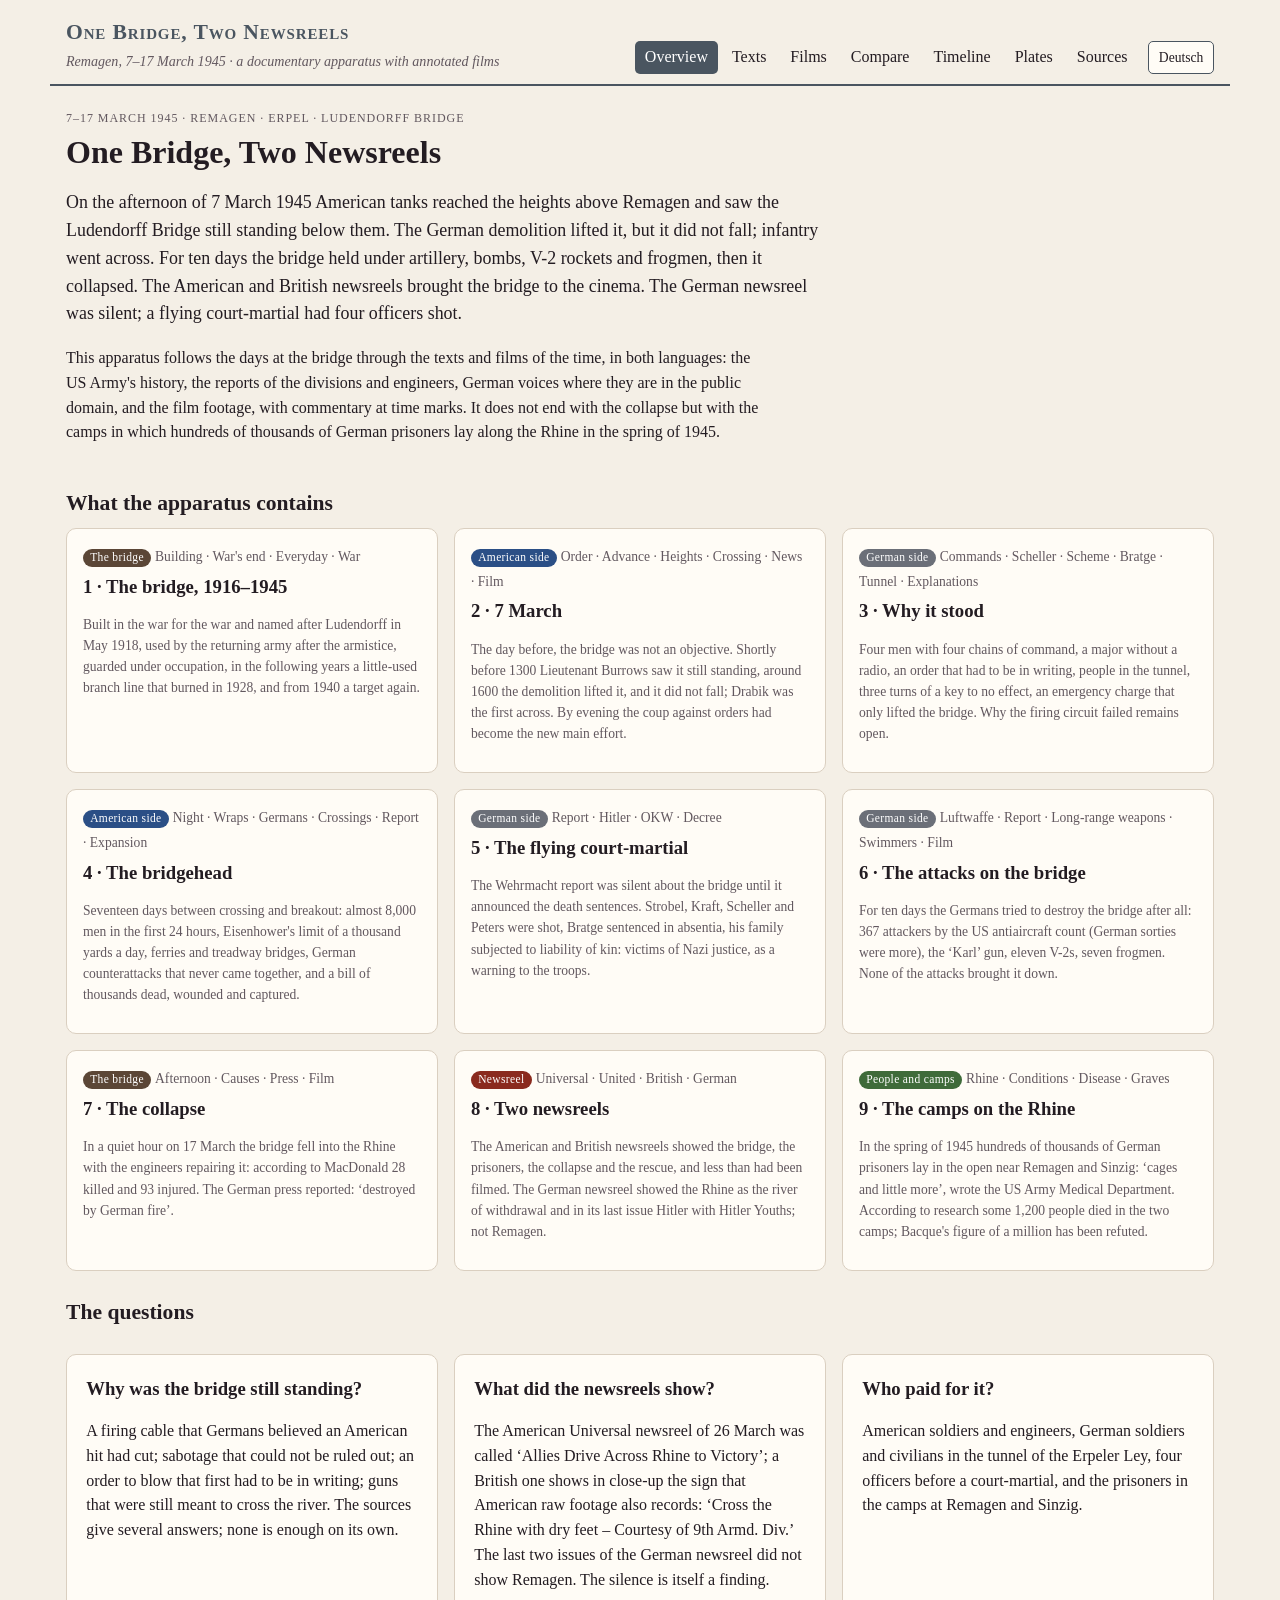
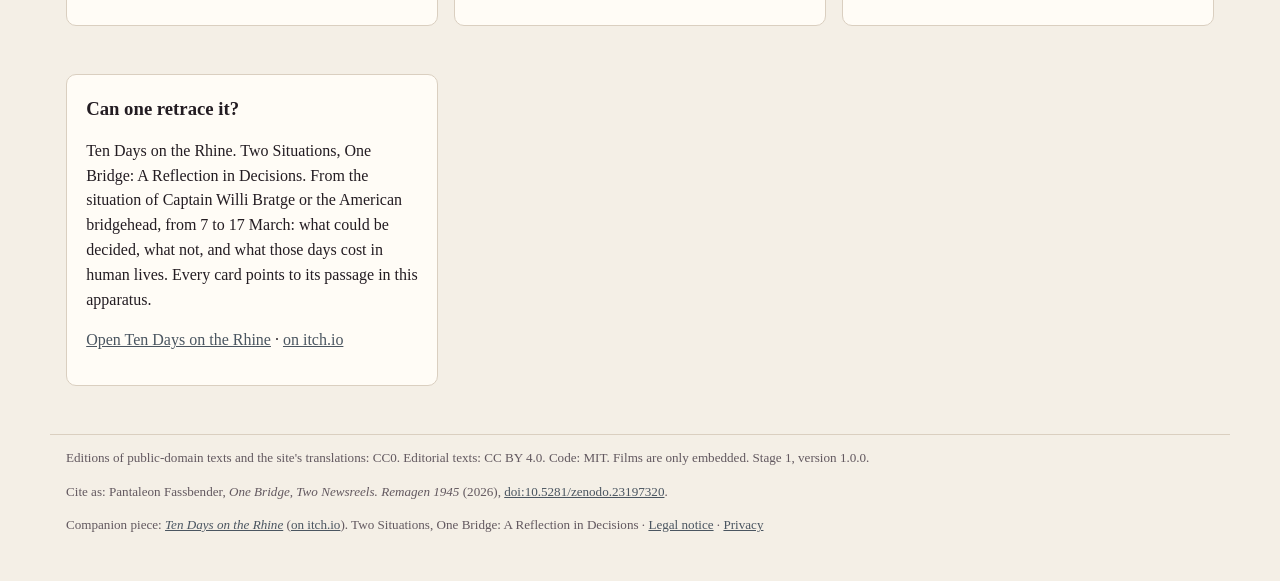
<file: index.html>
<!doctype html>
<html lang="de">
<head>
<meta charset="utf-8">
<meta name="viewport" content="width=device-width, initial-scale=1">
<title>Eine Brücke, zwei Wochenschauen</title>
<meta name="description" content="Die Brücke von Remagen, 7.–17. März 1945, in Texten und Filmen ihrer Zeit, deutsch und englisch: Darstellungen und Berichte der US Army, deutsche Stimmen, kommentierte Wochenschauen und Rohaufnahmen. — The bridge at Remagen, 7–17 March 1945, in texts and films of the time, German and English.">
<meta property="og:type" content="website">
<meta property="og:url" content="https://one-bridge-two-newsreels.netlify.app/">
<meta property="og:title" content="Eine Brücke, zwei Wochenschauen – One Bridge, Two Newsreels">
<meta property="og:description" content="Remagen 1945: eine Brücke, zwei Wochenschauen, und eine schweigt. One bridge, two newsreels, and one is silent.">
<link rel="stylesheet" href="style.css">
<link rel="icon" href="data:image/svg+xml,%3Csvg xmlns='http://www.w3.org/2000/svg' viewBox='0 0 32 32'%3E%3Cpath d='M2 22 Q9 8 16 8 Q23 8 30 22' fill='none' stroke='%234a5560' stroke-width='3'/%3E%3Cpath d='M2 22h28M8 22v6M24 22v6' stroke='%234a5560' stroke-width='2'/%3E%3C/svg%3E">
</head>
<body>
<header class="top">
  <a class="brand" href="#/">
    <strong><span class="i-de">Eine Brücke, zwei Wochenschauen</span><span class="i-en">One Bridge, Two Newsreels</span></strong>
    <em><span class="i-de">Remagen, 7.–17. März 1945 · ein Quellenapparat mit kommentierten Filmen</span><span class="i-en">Remagen, 7–17 March 1945 · a documentary apparatus with annotated films</span></em>
  </a>
  <nav>
    <a href="#/" data-k="">Übersicht</a>
    <a href="#/texts" data-k="texts">Texte</a>
    <a href="#/films" data-k="films">Filme</a>
    <a href="#/compare" id="navCompare" data-k="compare" hidden>Vergleich</a>
    <a href="#/timeline" data-k="timeline">Zeitleiste</a>
    <a href="#/plates" id="navPlates" data-k="plates" hidden>Tafeln</a>
    <a href="#/sources" data-k="sources">Quellen</a>
    <button id="uiBtn" class="uibtn" type="button">English</button>
  </nav>
</header>
<main id="view" aria-live="polite"></main>
<footer>
  <p class="i-de">Editionen gemeinfreier Texte und die Übersetzungen der Site: CC0. Redaktionelle Texte: CC BY 4.0. Code: MIT. Filme werden nur eingebettet. Stufe 1, Version 1.0.0.</p>
  <p class="i-en">Editions of public-domain texts and the site's translations: CC0. Editorial texts: CC BY 4.0. Code: MIT. Films are only embedded. Stage 1, version 1.0.0.</p>
  <p class="i-de">Zitieren als: Pantaleon Fassbender, <em>Eine Brücke, zwei Wochenschauen. Remagen 1945</em> (2026), <a href="https://doi.org/10.5281/zenodo.23197320">doi:10.5281/zenodo.23197320</a>.</p>
  <p class="i-en">Cite as: Pantaleon Fassbender, <em>One Bridge, Two Newsreels. Remagen 1945</em> (2026), <a href="https://doi.org/10.5281/zenodo.23197320">doi:10.5281/zenodo.23197320</a>.</p>
  <p class="i-de">Begleitend: <a href="https://ten-days-on-the-rhine.netlify.app/"><em>Zehn Tage am Rhein</em></a> (<a href="https://leofassb.itch.io/ten-days-on-the-rhine" target="_blank" rel="noopener">auf itch.io</a>). Zwei Lagen, eine Brücke: Eine Reflexion in Entscheidungen · <a href="legal.html#notice">Impressum</a> · <a href="legal.html#privacy">Datenschutz</a></p>
  <p class="i-en">Companion piece: <a href="https://ten-days-on-the-rhine.netlify.app/"><em>Ten Days on the Rhine</em></a> (<a href="https://leofassb.itch.io/ten-days-on-the-rhine" target="_blank" rel="noopener">on itch.io</a>). Two Situations, One Bridge: A Reflection in Decisions · <a href="legal.html#notice">Legal notice</a> · <a href="legal.html#privacy">Privacy</a></p>
</footer>
<script src="app.js"></script>
</body>
</html>
</file>
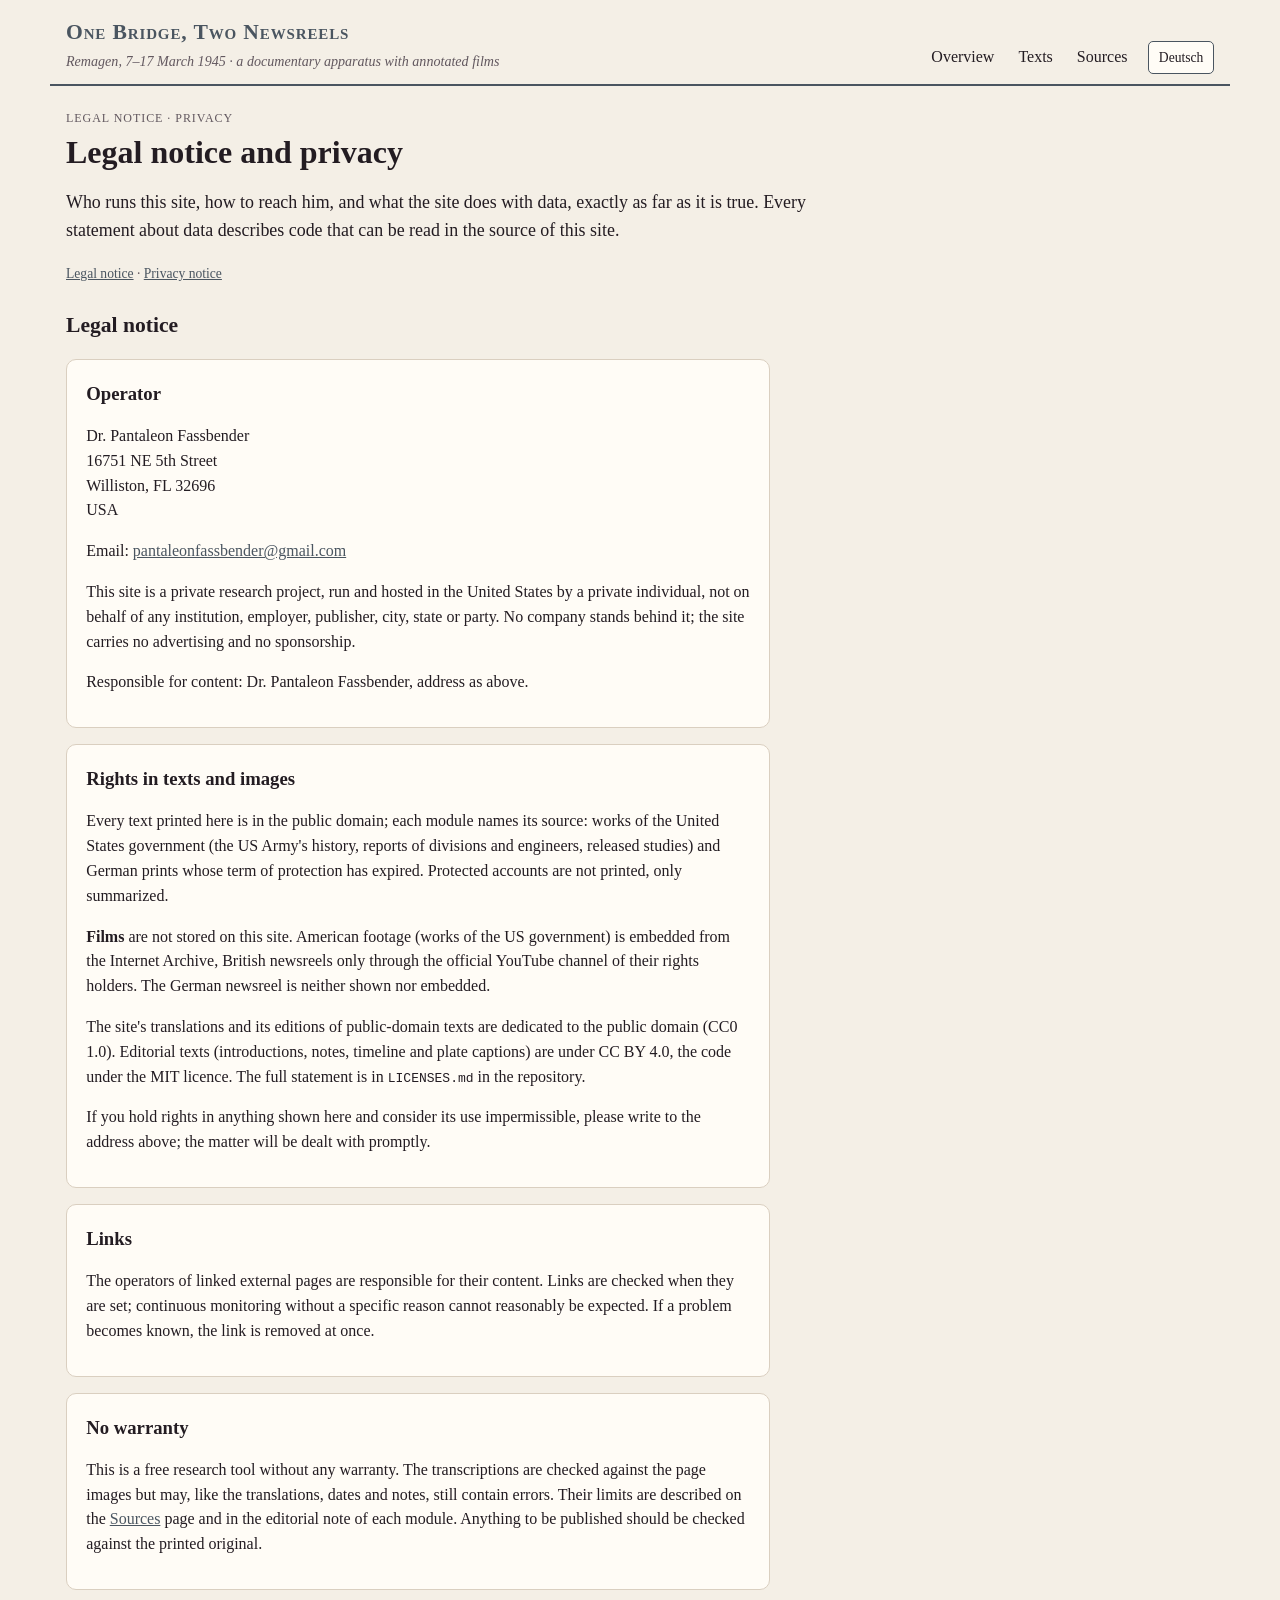
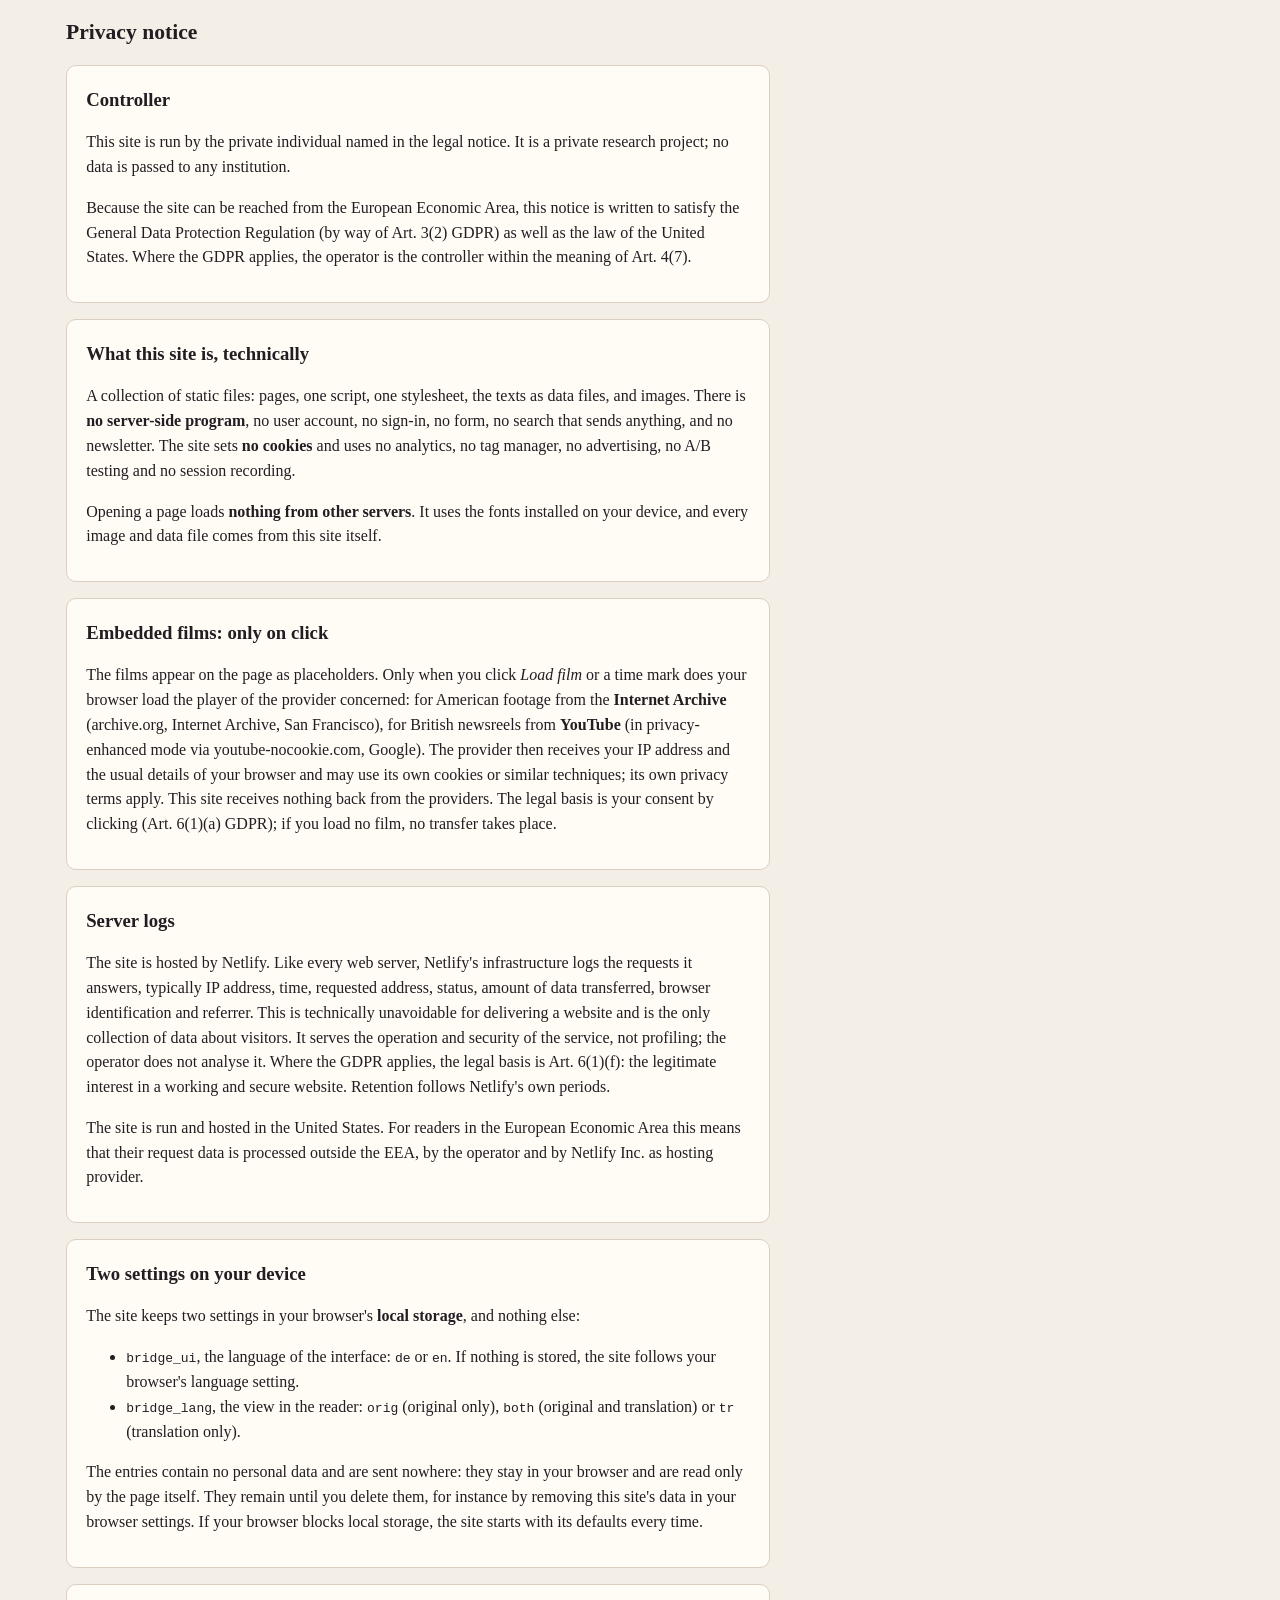
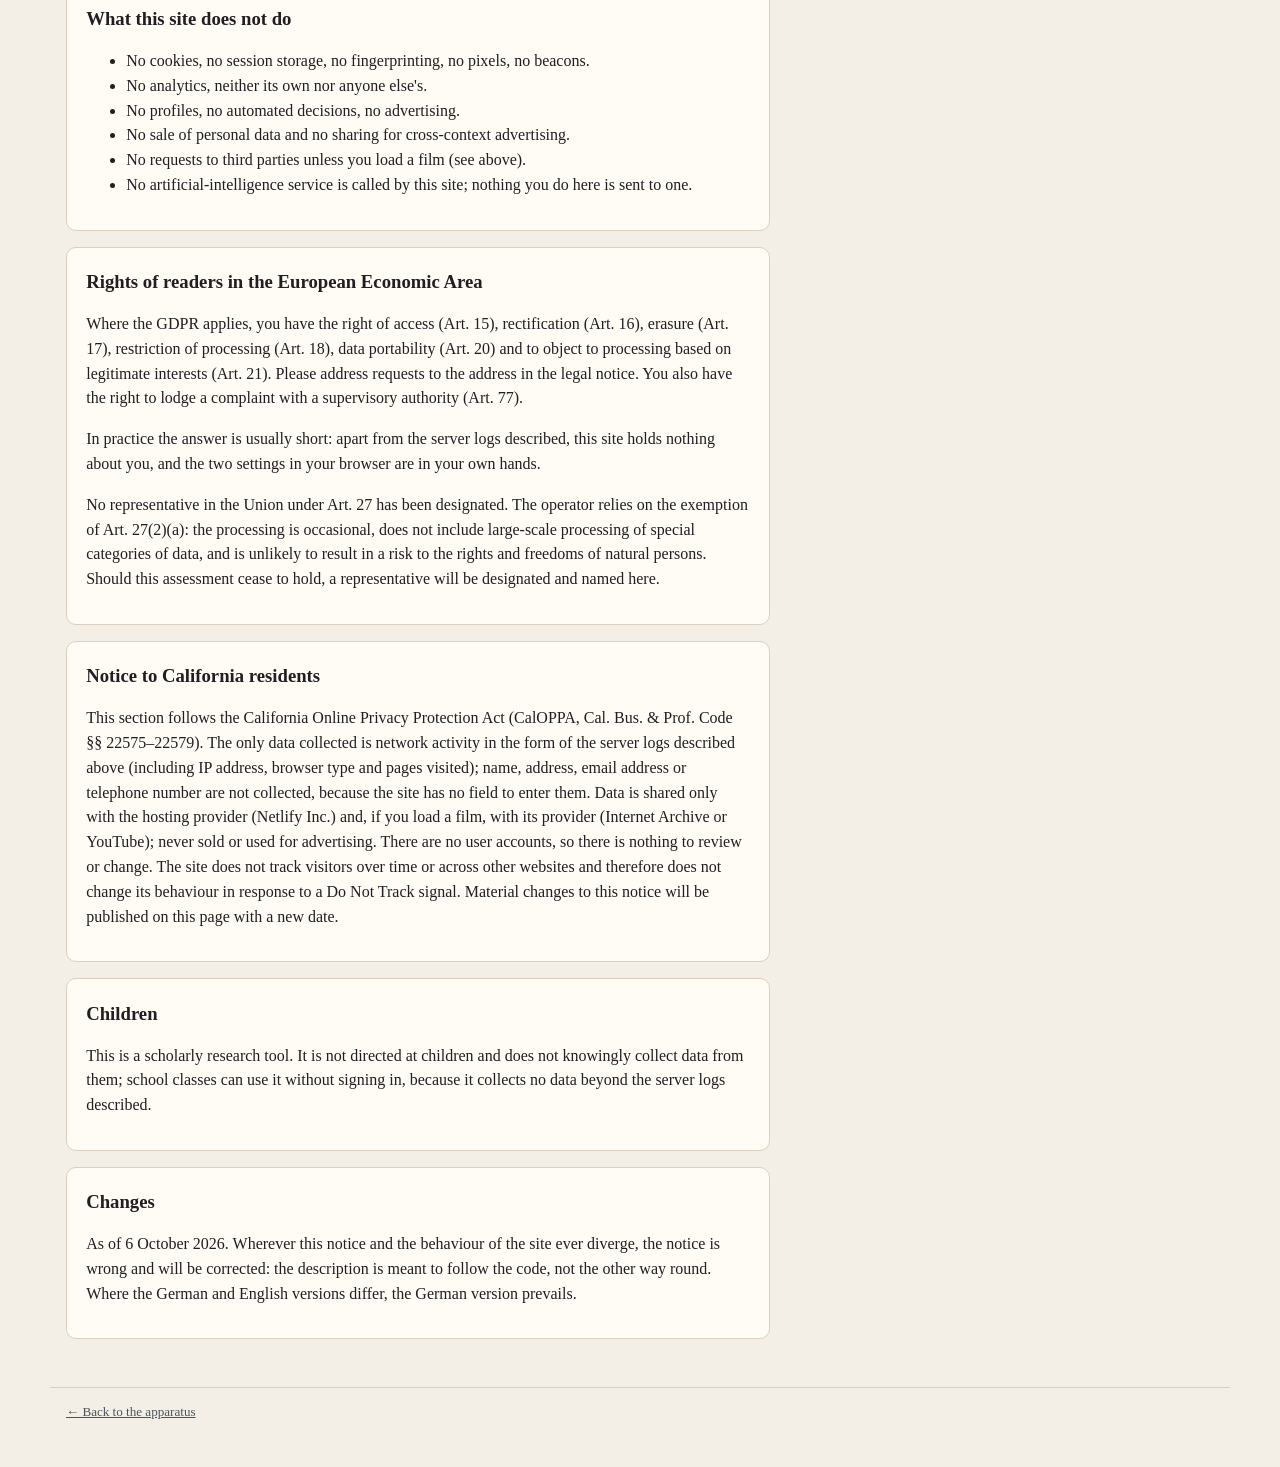
<file: legal.html>
<!doctype html>
<html lang="de">
<head>
<meta charset="utf-8">
<meta name="viewport" content="width=device-width, initial-scale=1">
<title>Impressum und Datenschutz · Legal notice and privacy · Eine Brücke, zwei Wochenschauen</title>
<meta name="description" content="Wer diese Site betreibt und was sie mit Daten tut. Who runs this site and what it does with data.">
<link rel="stylesheet" href="style.css">
<script>
  (function () {
    var ui = null;
    try { ui = localStorage.getItem("bridge_ui"); } catch (e) { /* storage blocked */ }
    if (ui !== "de" && ui !== "en") ui = /^de\b/i.test(navigator.language || "") ? "de" : "en";
    document.documentElement.lang = ui;
  })();
</script>
</head>
<body>
<header class="top">
  <a class="brand" href="index.html#/">
    <strong><span class="i-de">Eine Brücke, zwei Wochenschauen</span><span class="i-en">One Bridge, Two Newsreels</span></strong>
    <em><span class="i-de">Remagen, 7.–17. März 1945 · ein Quellenapparat mit kommentierten Filmen</span><span class="i-en">Remagen, 7–17 March 1945 · a documentary apparatus with annotated films</span></em>
  </a>
  <nav>
    <a href="index.html#/"><span class="i-de">Übersicht</span><span class="i-en">Overview</span></a>
    <a href="index.html#/texts"><span class="i-de">Texte</span><span class="i-en">Texts</span></a>
    <a href="index.html#/sources"><span class="i-de">Quellen</span><span class="i-en">Sources</span></a>
    <button id="uiBtn" class="uibtn" type="button"><span class="i-de" lang="en">English</span><span class="i-en" lang="de">Deutsch</span></button>
  </nav>
</header>
<main>

<!-- ======================================================= Deutsch -->
<div class="i-de">
  <span class="tag">Impressum · Datenschutz</span>
  <h1>Impressum und Datenschutz</h1>
  <p class="lede">Wer diese Site betreibt, wie man ihn erreicht und was die Site mit Daten tut, so genau, wie es tatsächlich zutrifft. Jede Aussage über Daten beschreibt Code, den man im Quelltext dieser Site nachlesen kann.</p>
  <p class="fine"><a href="#notice">Impressum</a> · <a href="#privacy">Datenschutzerklärung</a></p>

  <h2 id="notice">Impressum</h2>

  <div class="panel readable"><h3>Betreiber</h3>
    <p>Dr. Pantaleon Fassbender<br>16751 NE 5th Street<br>Williston, FL 32696<br>USA</p>
    <p>E-Mail: <a href="mailto:pantaleonfassbender@gmail.com">pantaleonfassbender@gmail.com</a></p>
    <p>Diese Site ist ein privates Forschungsprojekt, betrieben und gehostet in den Vereinigten Staaten von einer Privatperson, nicht im Auftrag einer Institution, eines Arbeitgebers, Verlags, einer Stadt, eines Landes oder einer Partei. Kein Unternehmen steht dahinter; die Site enthält weder Werbung noch Sponsoring.</p>
    <p>Inhaltlich verantwortlich: Dr. Pantaleon Fassbender, Anschrift wie oben.</p>
  </div>

  <div class="panel readable"><h3>Rechte an Texten und Bildern</h3>
    <p>Alle hier abgedruckten Texte sind gemeinfrei; jedes Modul nennt seine Quelle: Werke der Regierung der Vereinigten Staaten (die Darstellung der US Army, Berichte von Divisionen und Ingenieuren, freigegebene Studien) und deutsche Drucke, deren Schutzfrist abgelaufen ist. Geschützte Darstellungen werden nicht abgedruckt, sondern nur referiert.</p>
    <p><b>Filme</b> sind auf dieser Site nicht gespeichert. Amerikanische Aufnahmen (Werke der US-Regierung) werden aus dem Internet Archive eingebettet, britische Wochenschauen nur über den offiziellen YouTube-Kanal ihrer Rechteinhaber. Die Deutsche Wochenschau wird weder gezeigt noch eingebettet.</p>
    <p>Die Übersetzungen der Site und ihre Editionen der gemeinfreien Texte sind gemeinfrei gestellt (CC0 1.0). Redaktionelle Texte (Einführungen, Anmerkungen, Zeitleiste und Tafelbeschriftungen) stehen unter CC BY 4.0, der Code unter der MIT-Lizenz. Die vollständige Angabe steht in <code>LICENSES.md</code> im Repository.</p>
    <p>Wer Rechte an etwas hier Gezeigtem hält und dessen Verwendung für unzulässig hält, schreibe an die obige Adresse; das Anliegen wird umgehend bearbeitet.</p>
  </div>

  <div class="panel readable"><h3>Haftung für Links</h3>
    <p>Für die Inhalte verlinkter externer Seiten sind deren Betreiber verantwortlich. Links werden beim Setzen geprüft; eine fortlaufende Kontrolle ohne konkreten Anlass ist nicht zumutbar. Wird ein Problem bekannt, wird der Link umgehend entfernt.</p>
  </div>

  <div class="panel readable"><h3>Keine Gewähr</h3>
    <p>Dies ist ein kostenloses Forschungsinstrument ohne jede Gewähr. Die Transkriptionen sind am Seitenbild geprüft, können aber, wie die Übersetzungen, Daten und Anmerkungen, dennoch Fehler enthalten. Die Grenzen nennen die Seite <a href="index.html#/sources">Quellen</a> und die Editionsnotiz jedes Moduls. Was veröffentlicht werden soll, bitte am gedruckten Original prüfen.</p>
  </div>

  <h2 id="privacy">Datenschutzerklärung</h2>

  <div class="panel readable"><h3>Verantwortlicher</h3>
    <p>Diese Site wird von der im Impressum genannten Privatperson betrieben. Sie ist ein privates Forschungsprojekt; Daten werden an keine Institution weitergegeben.</p>
    <p>Weil die Site aus dem Europäischen Wirtschaftsraum erreichbar ist, ist diese Erklärung so gefasst, dass sie der Datenschutz-Grundverordnung (über Art. 3 Abs. 2 DSGVO) ebenso genügt wie dem Recht der Vereinigten Staaten. Soweit die DSGVO gilt, ist der Betreiber Verantwortlicher im Sinne von Art. 4 Nr. 7.</p>
  </div>

  <div class="panel readable"><h3>Was diese Site technisch ist</h3>
    <p>Eine Sammlung statischer Dateien: Seiten, ein Skript, ein Stylesheet, die Texte als Datendateien und Bilder. Es gibt <strong>kein serverseitiges Programm</strong>, kein Benutzerkonto, keine Anmeldung, kein Formular, keine Suche, die etwas versendet, und keinen Newsletter. Die Site setzt <strong>keine Cookies</strong> und nutzt keine Reichweitenmessung, keinen Tag-Manager, keine Werbung, keine A/B-Tests und keine Sitzungsaufzeichnung.</p>
    <p>Beim Aufruf einer Seite lädt sie <strong>nichts von fremden Servern</strong>. Es werden die auf Ihrem Gerät installierten Schriften verwendet, und jedes Bild und jede Datendatei kommt von dieser Site selbst.</p>
  </div>

  <div class="panel readable"><h3>Eingebettete Filme: erst auf Klick</h3>
    <p>Die Filme stehen als Platzhalter auf der Seite. Erst wenn Sie auf <i>Film laden</i> oder auf eine Zeitmarke klicken, lädt Ihr Browser den Player des jeweiligen Anbieters: bei amerikanischen Aufnahmen vom <b>Internet Archive</b> (archive.org, Internet Archive, San Francisco), bei britischen Wochenschauen von <b>YouTube</b> (im erweiterten Datenschutzmodus über youtube-nocookie.com, Google). Dabei erhält der Anbieter Ihre IP-Adresse und die üblichen Angaben Ihres Browsers und kann eigene Cookies oder ähnliche Techniken einsetzen; dafür gelten seine Datenschutzbestimmungen. Diese Site erhält von den Anbietern nichts zurück. Rechtsgrundlage ist Ihre Einwilligung durch den Klick (Art. 6 Abs. 1 lit. a DSGVO); laden Sie keinen Film, findet keine Übertragung statt.</p>
  </div>

  <div class="panel readable"><h3>Server-Protokolle</h3>
    <p>Die Site wird bei Netlify gehostet. Wie jeder Webserver protokolliert die Infrastruktur von Netlify die Anfragen, die sie beantwortet, typischerweise IP-Adresse, Zeitpunkt, angefragte Adresse, Status, übertragene Datenmenge sowie Browserkennung und Referrer. Das ist für die Auslieferung einer Website technisch unvermeidlich und die einzige Erhebung von Daten über Besucher. Sie dient dem Betrieb und der Sicherheit des Dienstes, nicht der Profilbildung; der Betreiber wertet sie nicht aus. Soweit die DSGVO gilt, ist die Rechtsgrundlage Art. 6 Abs. 1 lit. f: das berechtigte Interesse an einer funktionsfähigen und sicheren Website. Die Speicherdauer richtet sich nach Netlifys eigenen Fristen.</p>
    <p>Die Site wird in den Vereinigten Staaten betrieben und gehostet. Für Leser im Europäischen Wirtschaftsraum bedeutet das, dass ihre Anfragedaten außerhalb des EWR verarbeitet werden, durch den Betreiber und durch Netlify Inc. als Hosting-Anbieter.</p>
  </div>

  <div class="panel readable"><h3>Zwei Einstellungen auf Ihrem Gerät</h3>
    <p>Die Site merkt sich im <strong>lokalen Speicher</strong> Ihres Browsers zwei Einstellungen, sonst nichts:</p>
    <ul>
      <li><code>bridge_ui</code>, die Sprache der Oberfläche: <code>de</code> oder <code>en</code>. Ist nichts gespeichert, richtet sich die Site nach der Spracheinstellung Ihres Browsers.</li>
      <li><code>bridge_lang</code>, die Ansicht im Leser: <code>orig</code> (nur das Original), <code>both</code> (Original und Übersetzung) oder <code>tr</code> (nur die Übersetzung).</li>
    </ul>
    <p>Die Einträge enthalten keine personenbezogenen Daten und werden nirgendwohin gesendet: Sie bleiben in Ihrem Browser und werden nur von der Seite selbst gelesen. Sie bleiben bestehen, bis Sie sie löschen, etwa indem Sie in den Browsereinstellungen die Daten dieser Site entfernen. Blockiert Ihr Browser den lokalen Speicher, beginnt die Site jedes Mal mit den Voreinstellungen.</p>
  </div>

  <div class="panel readable"><h3>Was diese Site nicht tut</h3>
    <ul>
      <li>Keine Cookies, kein Session Storage, kein Fingerprinting, keine Pixel, keine Beacons.</li>
      <li>Keine Reichweitenmessung, weder eigene noch fremde.</li>
      <li>Keine Profile, keine automatisierten Entscheidungen, keine Werbung.</li>
      <li>Kein Verkauf personenbezogener Daten und keine Weitergabe für kontextübergreifende Werbung.</li>
      <li>Keine Anfragen an Dritte, solange Sie keinen Film laden (siehe oben).</li>
      <li>Kein Dienst der künstlichen Intelligenz wird von dieser Site aufgerufen; nichts, was Sie hier tun, wird an einen solchen gesendet.</li>
    </ul>
  </div>

  <div class="panel readable"><h3>Rechte von Lesern im Europäischen Wirtschaftsraum</h3>
    <p>Soweit die DSGVO gilt, haben Sie das Recht auf Auskunft (Art. 15), Berichtigung (Art. 16), Löschung (Art. 17), Einschränkung der Verarbeitung (Art. 18), Datenübertragbarkeit (Art. 20) und Widerspruch gegen eine Verarbeitung aufgrund berechtigter Interessen (Art. 21). Anfragen richten Sie an die Adresse im Impressum. Sie haben außerdem das Recht auf Beschwerde bei einer Aufsichtsbehörde (Art. 77).</p>
    <p>In der Praxis ist die Antwort meist kurz: Außer den beschriebenen Server-Protokollen hält diese Site nichts über Sie, und die zwei Einstellungen in Ihrem Browser liegen in Ihrer eigenen Hand.</p>
    <p>Ein Vertreter in der Union nach Art. 27 ist nicht benannt. Der Betreiber stützt sich auf die Ausnahme des Art. 27 Abs. 2 lit. a: Die Verarbeitung erfolgt nur gelegentlich, umfasst keine umfangreiche Verarbeitung besonderer Kategorien von Daten und führt voraussichtlich nicht zu einem Risiko für die Rechte und Freiheiten natürlicher Personen. Sollte diese Einschätzung nicht mehr zutreffen, wird ein Vertreter benannt und hier genannt.</p>
  </div>

  <div class="panel readable"><h3>Hinweis für Einwohner Kaliforniens</h3>
    <p>Dieser Abschnitt folgt dem California Online Privacy Protection Act (CalOPPA, Cal. Bus. &amp; Prof. Code §§ 22575–22579). Erhoben werden nur Daten über Netzwerkaktivität in Form der oben beschriebenen Server-Protokolle (einschließlich IP-Adresse, Browsertyp und aufgerufener Seiten); Name, Anschrift, E-Mail-Adresse oder Telefonnummer werden nicht erhoben, weil die Site kein Feld zu ihrer Eingabe hat. Weitergegeben werden Daten nur an den Hosting-Anbieter (Netlify Inc.) und, wenn Sie einen Film laden, an dessen Anbieter (Internet Archive oder YouTube); nie verkauft oder für Werbung genutzt. Es gibt keine Benutzerkonten, also nichts zu prüfen oder zu ändern. Die Site verfolgt Besucher weder über die Zeit noch über andere Websites hinweg und ändert ihr Verhalten daher bei einem Do-Not-Track-Signal nicht. Wesentliche Änderungen dieser Erklärung werden auf dieser Seite mit neuem Datum veröffentlicht.</p>
  </div>

  <div class="panel readable"><h3>Kinder</h3>
    <p>Dies ist ein wissenschaftliches Forschungsinstrument. Es richtet sich nicht gezielt an Kinder und erhebt wissentlich keine Daten von ihnen; Schulklassen können es ohne Anmeldung nutzen, weil es gar keine Daten erhebt außer den beschriebenen Server-Protokollen.</p>
  </div>

  <div class="panel readable"><h3>Änderungen</h3>
    <p>Stand: 6. Oktober 2026. Wo diese Erklärung und das Verhalten der Site je auseinanderfallen, ist die Erklärung falsch und wird berichtigt: Die Beschreibung soll dem Code folgen, nicht umgekehrt. Bei Abweichungen zwischen der deutschen und der englischen Fassung gilt die deutsche.</p>
  </div>
</div>

<!-- ======================================================= English -->
<div class="i-en">
  <span class="tag">Legal notice · Privacy</span>
  <h1>Legal notice and privacy</h1>
  <p class="lede">Who runs this site, how to reach him, and what the site does with data, exactly as far as it is true. Every statement about data describes code that can be read in the source of this site.</p>
  <p class="fine"><a href="#notice-en">Legal notice</a> · <a href="#privacy-en">Privacy notice</a></p>

  <h2 id="notice-en">Legal notice</h2>

  <div class="panel readable"><h3>Operator</h3>
    <p>Dr. Pantaleon Fassbender<br>16751 NE 5th Street<br>Williston, FL 32696<br>USA</p>
    <p>Email: <a href="mailto:pantaleonfassbender@gmail.com">pantaleonfassbender@gmail.com</a></p>
    <p>This site is a private research project, run and hosted in the United States by a private individual, not on behalf of any institution, employer, publisher, city, state or party. No company stands behind it; the site carries no advertising and no sponsorship.</p>
    <p>Responsible for content: Dr. Pantaleon Fassbender, address as above.</p>
  </div>

  <div class="panel readable"><h3>Rights in texts and images</h3>
    <p>Every text printed here is in the public domain; each module names its source: works of the United States government (the US Army's history, reports of divisions and engineers, released studies) and German prints whose term of protection has expired. Protected accounts are not printed, only summarized.</p>
    <p><b>Films</b> are not stored on this site. American footage (works of the US government) is embedded from the Internet Archive, British newsreels only through the official YouTube channel of their rights holders. The German newsreel is neither shown nor embedded.</p>
    <p>The site's translations and its editions of public-domain texts are dedicated to the public domain (CC0 1.0). Editorial texts (introductions, notes, timeline and plate captions) are under CC BY 4.0, the code under the MIT licence. The full statement is in <code>LICENSES.md</code> in the repository.</p>
    <p>If you hold rights in anything shown here and consider its use impermissible, please write to the address above; the matter will be dealt with promptly.</p>
  </div>

  <div class="panel readable"><h3>Links</h3>
    <p>The operators of linked external pages are responsible for their content. Links are checked when they are set; continuous monitoring without a specific reason cannot reasonably be expected. If a problem becomes known, the link is removed at once.</p>
  </div>

  <div class="panel readable"><h3>No warranty</h3>
    <p>This is a free research tool without any warranty. The transcriptions are checked against the page images but may, like the translations, dates and notes, still contain errors. Their limits are described on the <a href="index.html#/sources">Sources</a> page and in the editorial note of each module. Anything to be published should be checked against the printed original.</p>
  </div>

  <h2 id="privacy-en">Privacy notice</h2>

  <div class="panel readable"><h3>Controller</h3>
    <p>This site is run by the private individual named in the legal notice. It is a private research project; no data is passed to any institution.</p>
    <p>Because the site can be reached from the European Economic Area, this notice is written to satisfy the General Data Protection Regulation (by way of Art. 3(2) GDPR) as well as the law of the United States. Where the GDPR applies, the operator is the controller within the meaning of Art. 4(7).</p>
  </div>

  <div class="panel readable"><h3>What this site is, technically</h3>
    <p>A collection of static files: pages, one script, one stylesheet, the texts as data files, and images. There is <strong>no server-side program</strong>, no user account, no sign-in, no form, no search that sends anything, and no newsletter. The site sets <strong>no cookies</strong> and uses no analytics, no tag manager, no advertising, no A/B testing and no session recording.</p>
    <p>Opening a page loads <strong>nothing from other servers</strong>. It uses the fonts installed on your device, and every image and data file comes from this site itself.</p>
  </div>

  <div class="panel readable"><h3>Embedded films: only on click</h3>
    <p>The films appear on the page as placeholders. Only when you click <i>Load film</i> or a time mark does your browser load the player of the provider concerned: for American footage from the <b>Internet Archive</b> (archive.org, Internet Archive, San Francisco), for British newsreels from <b>YouTube</b> (in privacy-enhanced mode via youtube-nocookie.com, Google). The provider then receives your IP address and the usual details of your browser and may use its own cookies or similar techniques; its own privacy terms apply. This site receives nothing back from the providers. The legal basis is your consent by clicking (Art. 6(1)(a) GDPR); if you load no film, no transfer takes place.</p>
  </div>

  <div class="panel readable"><h3>Server logs</h3>
    <p>The site is hosted by Netlify. Like every web server, Netlify's infrastructure logs the requests it answers, typically IP address, time, requested address, status, amount of data transferred, browser identification and referrer. This is technically unavoidable for delivering a website and is the only collection of data about visitors. It serves the operation and security of the service, not profiling; the operator does not analyse it. Where the GDPR applies, the legal basis is Art. 6(1)(f): the legitimate interest in a working and secure website. Retention follows Netlify's own periods.</p>
    <p>The site is run and hosted in the United States. For readers in the European Economic Area this means that their request data is processed outside the EEA, by the operator and by Netlify Inc. as hosting provider.</p>
  </div>

  <div class="panel readable"><h3>Two settings on your device</h3>
    <p>The site keeps two settings in your browser's <strong>local storage</strong>, and nothing else:</p>
    <ul>
      <li><code>bridge_ui</code>, the language of the interface: <code>de</code> or <code>en</code>. If nothing is stored, the site follows your browser's language setting.</li>
      <li><code>bridge_lang</code>, the view in the reader: <code>orig</code> (original only), <code>both</code> (original and translation) or <code>tr</code> (translation only).</li>
    </ul>
    <p>The entries contain no personal data and are sent nowhere: they stay in your browser and are read only by the page itself. They remain until you delete them, for instance by removing this site's data in your browser settings. If your browser blocks local storage, the site starts with its defaults every time.</p>
  </div>

  <div class="panel readable"><h3>What this site does not do</h3>
    <ul>
      <li>No cookies, no session storage, no fingerprinting, no pixels, no beacons.</li>
      <li>No analytics, neither its own nor anyone else's.</li>
      <li>No profiles, no automated decisions, no advertising.</li>
      <li>No sale of personal data and no sharing for cross-context advertising.</li>
      <li>No requests to third parties unless you load a film (see above).</li>
      <li>No artificial-intelligence service is called by this site; nothing you do here is sent to one.</li>
    </ul>
  </div>

  <div class="panel readable"><h3>Rights of readers in the European Economic Area</h3>
    <p>Where the GDPR applies, you have the right of access (Art. 15), rectification (Art. 16), erasure (Art. 17), restriction of processing (Art. 18), data portability (Art. 20) and to object to processing based on legitimate interests (Art. 21). Please address requests to the address in the legal notice. You also have the right to lodge a complaint with a supervisory authority (Art. 77).</p>
    <p>In practice the answer is usually short: apart from the server logs described, this site holds nothing about you, and the two settings in your browser are in your own hands.</p>
    <p>No representative in the Union under Art. 27 has been designated. The operator relies on the exemption of Art. 27(2)(a): the processing is occasional, does not include large-scale processing of special categories of data, and is unlikely to result in a risk to the rights and freedoms of natural persons. Should this assessment cease to hold, a representative will be designated and named here.</p>
  </div>

  <div class="panel readable"><h3>Notice to California residents</h3>
    <p>This section follows the California Online Privacy Protection Act (CalOPPA, Cal. Bus. &amp; Prof. Code §§ 22575–22579). The only data collected is network activity in the form of the server logs described above (including IP address, browser type and pages visited); name, address, email address or telephone number are not collected, because the site has no field to enter them. Data is shared only with the hosting provider (Netlify Inc.) and, if you load a film, with its provider (Internet Archive or YouTube); never sold or used for advertising. There are no user accounts, so there is nothing to review or change. The site does not track visitors over time or across other websites and therefore does not change its behaviour in response to a Do Not Track signal. Material changes to this notice will be published on this page with a new date.</p>
  </div>

  <div class="panel readable"><h3>Children</h3>
    <p>This is a scholarly research tool. It is not directed at children and does not knowingly collect data from them; school classes can use it without signing in, because it collects no data beyond the server logs described.</p>
  </div>

  <div class="panel readable"><h3>Changes</h3>
    <p>As of 6 October 2026. Wherever this notice and the behaviour of the site ever diverge, the notice is wrong and will be corrected: the description is meant to follow the code, not the other way round. Where the German and English versions differ, the German version prevails.</p>
  </div>
</div>
</main>
<footer>
  <p><a href="index.html#/"><span class="i-de">← Zurück zum Apparat</span><span class="i-en">← Back to the apparatus</span></a></p>
</footer>
<script>
  document.getElementById("uiBtn").onclick = function () {
    var ui = document.documentElement.lang === "de" ? "en" : "de";
    try { localStorage.setItem("bridge_ui", ui); } catch (e) { /* storage blocked */ }
    document.documentElement.lang = ui;
    var h = location.hash.replace(/-en$/, "");
    if (h) { var el = document.getElementById(ui === "en" ? h.slice(1) + "-en" : h.slice(1)); if (el) el.scrollIntoView(); }
  };
  (function () {
    // #notice / #privacy land on the visible language's heading
    if (document.documentElement.lang === "en" && location.hash) {
      var el = document.getElementById(location.hash.slice(1) + "-en");
      if (el) el.scrollIntoView();
    }
  })();
</script>
</body>
</html>
</file>
<file: style.css>
:root{
  --paper:#f4efe6; --panel:#fffcf6; --ink:#231c22; --ink2:#62585f; --line:#dacfc0;
  --red:#4a5560; --gold:#8a6d2f; --tree:#3f6b3a;
  --bruecke:#5b4636; --deutsch:#6b6f78; --us:#2b4f86; --film:#8a2a1e; --menschen:#3f6b3a;
  --serif:"Iowan Old Style","Palatino Linotype",Palatino,"Book Antiqua",Georgia,serif;
}
*{box-sizing:border-box}
body{margin:0; background:var(--paper); color:var(--ink); font-family:var(--serif); line-height:1.55}
a{color:var(--red)}
.top{display:flex; justify-content:space-between; align-items:flex-end; flex-wrap:wrap; gap:.6rem 1.5rem;
  max-width:1180px; margin:0 auto; padding:1rem 16px .6rem; border-bottom:2px solid var(--red)}
.brand{text-decoration:none; color:inherit}
.brand strong{display:block; font-size:1.35rem; color:var(--red); font-variant:small-caps; letter-spacing:.04em}
.brand em{font-size:.88rem; color:var(--ink2)}
.top nav{display:flex; gap:.3rem; flex-wrap:wrap}
.top nav a{text-decoration:none; color:var(--ink); padding:.25rem .6rem; border-radius:5px}
.top nav a.on{background:var(--red); color:#fff}
main{max-width:1180px; margin:0 auto; padding:1.2rem 16px 2rem}
footer{max-width:1180px; margin:0 auto; padding:0 16px 2rem; font-size:.82rem; color:var(--ink2); border-top:1px solid var(--line)}
h1{font-size:2rem; margin:.2rem 0 .6rem; line-height:1.2}
h2{font-size:1.35rem; margin:1.6rem 0 .5rem}
h3{margin:.2rem 0 .3rem}
.lede{font-size:1.12rem; max-width:48rem}
.fine{font-size:.85rem; color:var(--ink2)}
.tag{font-size:.75rem; letter-spacing:.08em; text-transform:uppercase; color:var(--ink2)}
.panel{background:var(--panel); border:1px solid var(--line); border-radius:10px; padding:1rem 1.2rem; margin:1rem 0}
.readable{max-width:44rem}
.grid{display:grid; gap:1rem}
.g2{grid-template-columns:repeat(auto-fill,minmax(300px,1fr))}
.g4{grid-template-columns:repeat(auto-fill,minmax(210px,1fr))}
.card{background:var(--panel); border:1px solid var(--line); border-radius:10px; padding:.9rem 1rem; text-decoration:none; color:inherit; display:block}
a.card:hover{border-color:var(--red)}
.card.planned{opacity:.72; border-style:dashed}
.side{display:inline-block; font-size:.72rem; padding:0 .45rem; border-radius:99px; color:#fff; letter-spacing:.03em}
.side.bruecke{background:var(--bruecke)} .side.deutsch{background:var(--deutsch)} .side.us{background:var(--us)}
.side.film{background:var(--film)} .side.menschen{background:var(--menschen)}
/* language: static blocks carry both, the page shows one */
html[lang=de] .i-en, html[lang=en] .i-de{display:none}
.uibtn{font:inherit; font-size:.85rem; background:var(--panel); color:var(--ink); border:1px solid var(--red); border-radius:5px; padding:.2rem .6rem; cursor:pointer; margin-left:.4rem}
.uibtn:hover{background:var(--red); color:#fff}
.hero{display:grid; grid-template-columns:minmax(0,1.5fr) minmax(0,1fr); gap:1.5rem; align-items:start}
.hero.one{grid-template-columns:1fr}
.hero img{width:100%; border-radius:8px; border:1px solid var(--line)}
figure{margin:0}
figcaption{font-size:.85rem; color:var(--ink2); margin-top:.4rem}
.quote{border-left:3px solid var(--red); padding:.2rem 0 .2rem 1rem; margin:1rem 0; font-style:italic}
/* reader */
.toc{display:flex; flex-wrap:wrap; gap:.4rem; margin:.6rem 0 1rem}
.toc a{border:1px solid var(--line); border-radius:6px; padding:.2rem .6rem; text-decoration:none; color:var(--ink); background:var(--panel); font-size:.9rem}
.toc a.on{border-color:var(--red); background:var(--red); color:#fff}
.langbar{display:flex; gap:.3rem; margin:.4rem 0 1rem}
.langbar button{font:inherit; font-size:.85rem; background:var(--panel); border:1px solid var(--line); border-radius:6px; padding:.2rem .7rem; cursor:pointer}
.langbar button.on{background:var(--ink); color:var(--paper); border-color:var(--ink)}
.unit{display:grid; grid-template-columns:4.6rem minmax(0,1fr); gap:.3rem .8rem; padding:.55rem 0; border-bottom:1px dotted var(--line)}
.unit .num{font-size:.78rem; color:var(--ink2); text-align:right; padding-top:.2rem}
.unit .num a{color:inherit; text-decoration:none}
.unit .pg{display:block; font-size:.7rem; line-height:1.25; margin-top:.3rem; color:var(--ink2); opacity:.85}
.unit.hl{background:#f3e0d8}
.unit .cols{display:grid; grid-template-columns:1fr 1fr; gap:1.2rem}
.unit .cols.one{grid-template-columns:1fr}
.unit .orig{color:var(--ink2)}
.unit.label .text{font-variant:small-caps; letter-spacing:.03em; font-weight:600; color:var(--red)}
.unit h4{margin:0 0 .3rem; font-size:.95rem; color:var(--red)}
.unit .text,.unit .orig{white-space:pre-line}
.note{grid-column:2; font-size:.84rem; color:var(--ink2); border-left:2px solid var(--gold); padding-left:.6rem}
.hinweis{font-size:.9rem}
/* timeline */
.tl{position:relative; margin:1rem 0 0 .6rem; padding-left:1.4rem; border-left:2px solid var(--line)}
.st{position:relative; margin:0 0 1.2rem; display:grid; grid-template-columns:minmax(0,1fr) 140px; gap:1rem; align-items:start}
.st::before{content:""; position:absolute; left:-1.95rem; top:.35rem; width:12px; height:12px; border-radius:50%; background:var(--c,var(--ink)); border:2px solid var(--paper)}
.st .d{font-size:.82rem; color:var(--ink2)}
.st img{width:140px; border-radius:6px; border:1px solid var(--line)}
.st p{margin:.2rem 0}
.legend{display:flex; flex-wrap:wrap; gap:.4rem}
/* plates */
.plate img{width:100%; border-radius:6px; border:1px solid var(--line); background:#fff}
.lightbox{position:fixed; inset:0; background:rgba(20,16,12,.85); display:flex; align-items:center; justify-content:center; padding:16px; z-index:10}
.lightbox img{max-width:100%; max-height:86vh; border-radius:6px}
.lightbox .cap{color:#f5efe2; max-width:44rem; font-size:.9rem; margin-top:.6rem}
.lightbox figure{text-align:center}
/* compare */
.cmp{display:grid; gap:1rem; margin-top:1rem}
.cmp.n2{grid-template-columns:1fr 1fr}
.cmp.n3{grid-template-columns:repeat(3,minmax(0,1fr))}
.cmp.n4{grid-template-columns:1fr 1fr}
.voice{background:var(--panel); border:1px solid var(--line); border-radius:10px; padding:.8rem 1rem}
.vhead{border-bottom:1px solid var(--line); padding-bottom:.5rem; margin-bottom:.5rem}
.vunit{margin:.7rem 0}
.vunit .text{white-space:pre-line}
@media (max-width:760px){
  .cmp.n2,.cmp.n3,.cmp.n4{grid-template-columns:1fr}
  .hero{grid-template-columns:1fr}
  .unit .cols{grid-template-columns:1fr}
  .st{grid-template-columns:1fr}
  .st img{width:110px}
  h1{font-size:1.6rem}
}
@media (prefers-color-scheme: dark){
  :root:not([data-theme="light"]){--paper:#1c171b; --panel:#262026; --ink:#ece4ea; --ink2:#b3a8b0; --line:#43383f; --red:#a9b8c8}
  :root:not([data-theme="light"]) .unit.hl{background:#3a2a35}
  :root:not([data-theme="light"]) .top nav a.on, :root:not([data-theme="light"]) .toc a.on{color:#1c171b}
}
/* plates and visualizations in a section */
.secplates{margin:1rem 0}
.secplates figcaption{font-size:.85rem}
.viz{margin:1rem 0; overflow-x:auto; border:1px solid var(--line); border-radius:8px; padding:.6rem; background:var(--panel)}
.viz svg{display:block; width:100%; min-width:600px; height:auto}
/* films: loaded on click */
.film .filmhead{margin-bottom:.3rem}
.film .frame{position:relative; aspect-ratio:4/3; max-width:720px; background:#111; border-radius:8px; display:flex; flex-direction:column; align-items:center; justify-content:center; gap:.4rem; padding:1rem; margin:.6rem 0}
.film .frame .fine{color:#cfc7bd; text-align:center; max-width:30rem}
.film .frame iframe{position:absolute; inset:0; width:100%; height:100%; border:0; border-radius:8px}
.film .frame.silent{background:var(--paper); border:1px dashed var(--line); aspect-ratio:auto}
.film .frame.silent p{color:var(--ink2); font-style:italic}
.loadfilm{font:inherit; font-size:1rem; background:var(--film); color:#fff; border:0; border-radius:6px; padding:.5rem 1.1rem; cursor:pointer}
.marks{padding-left:1.2rem}
.marks li{margin:.3rem 0}
.mark{font:inherit; font-size:.8rem; font-variant-numeric:tabular-nums; background:var(--panel); border:1px solid var(--line); border-radius:4px; padding:0 .4rem; cursor:pointer}
.mark:disabled{cursor:default; opacity:.6}
.film details.ton{margin:.6rem 0}
.film details.ton summary{cursor:pointer; font-weight:600}
.film details.ton li i{color:var(--ink2)}
</file>
